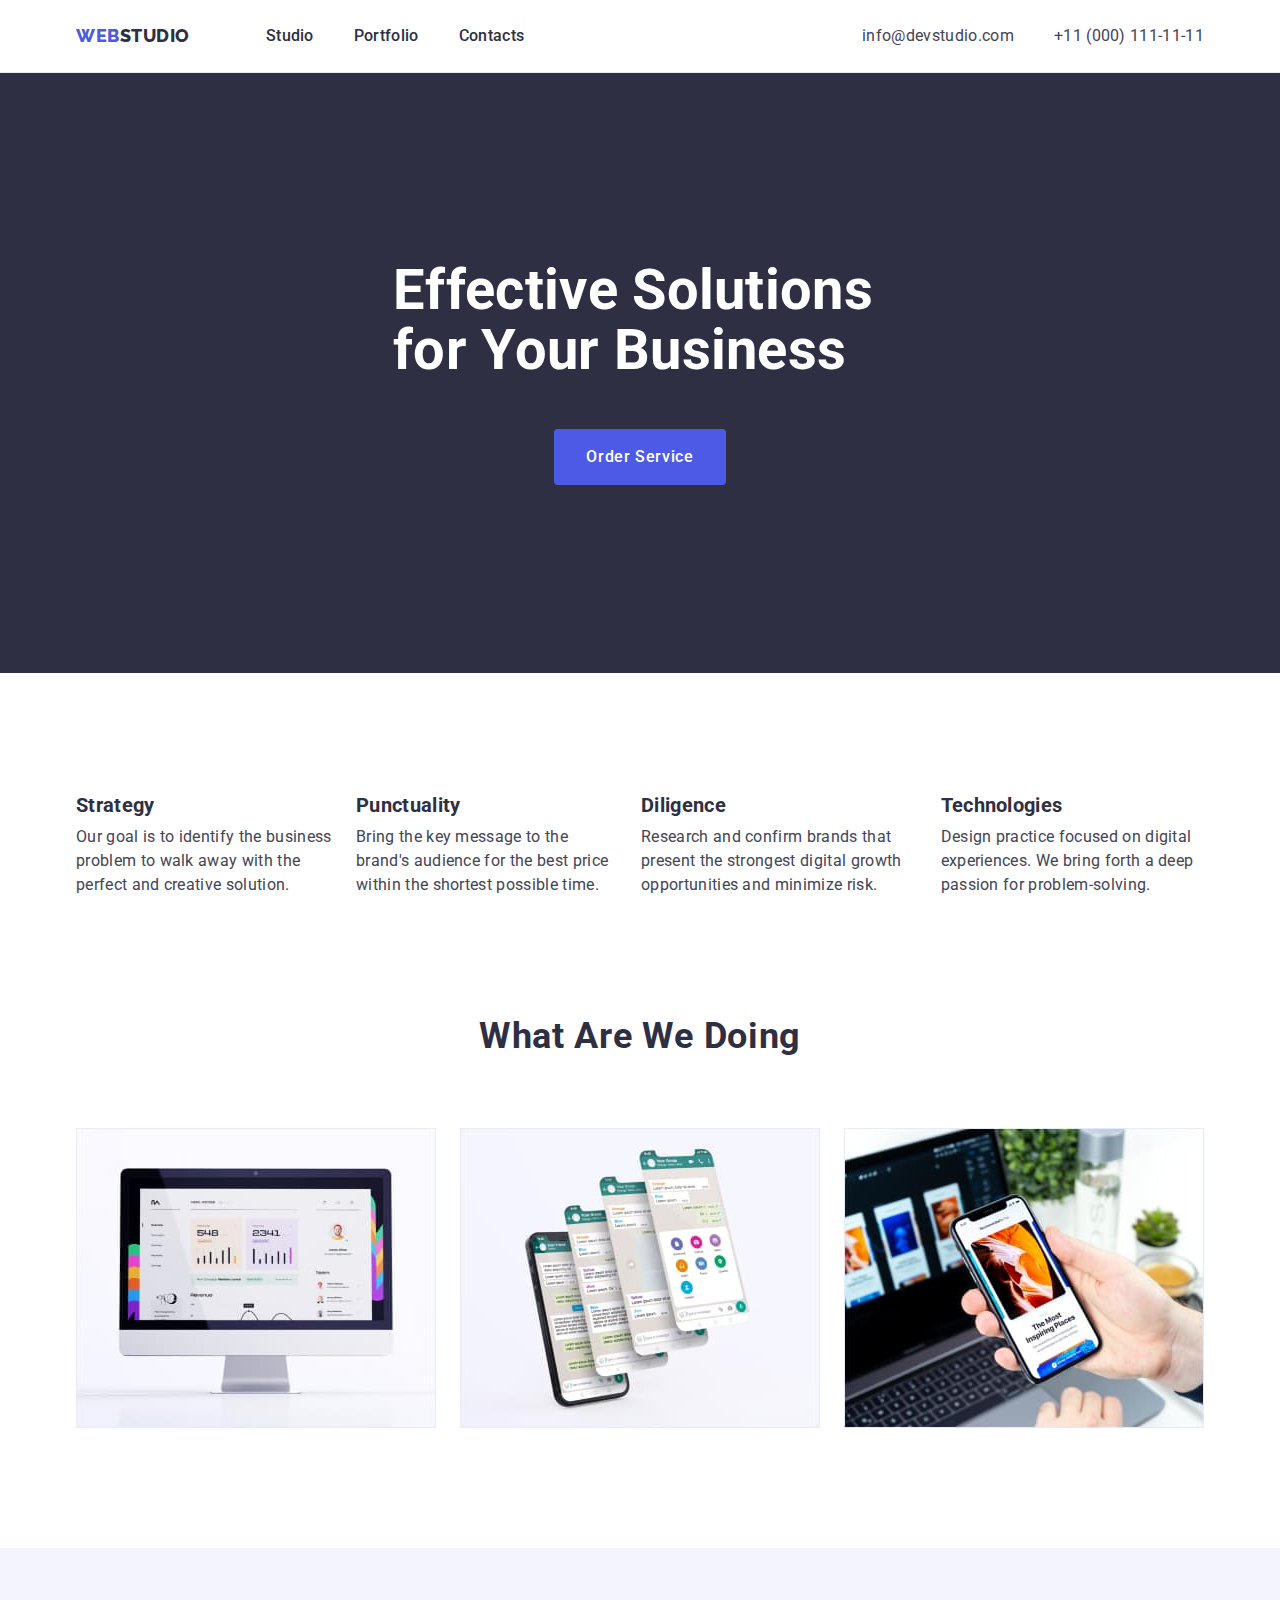
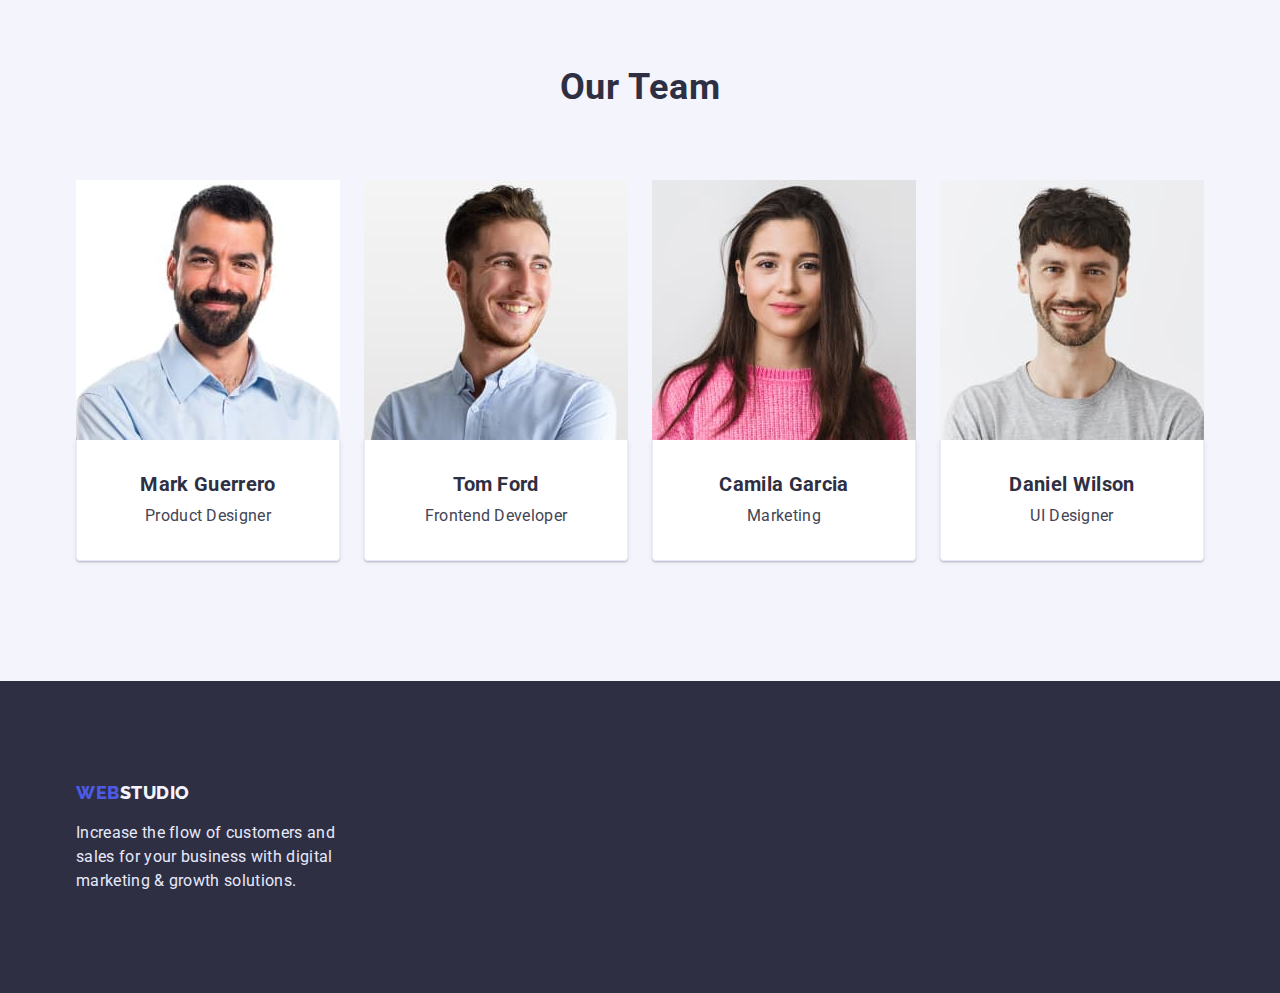
<file: index.html>
<!DOCTYPE html>
<html lang="en">
  <head>
    <meta charset="UTF-8" />
    <meta http-equiv="X-UA-Compatible" content="IE=edge" />
    <meta name="viewport" content="width=device-width, initial-scale=1.0" />
    <title>Studio</title>
    <link rel="preconnect" href="https://fonts.googleapis.com" />
    <link rel="preconnect" href="https://fonts.gstatic.com" crossorigin />
    <link
      href="https://fonts.googleapis.com/css2?family=Raleway:wght@800&family=Roboto:wght@400;500;700;900&display=swap"
      rel="stylesheet"
    />
    <link
      rel="stylesheet"
      href="https://cdn.jsdelivr.net/npm/modern-normalize@1.1.0/modern-normalize.min.css"
    />
    <link rel="stylesheet" href="./css/styles.css" />
  </head>
  <body>
    <!-----HEADER----->
    <header class="header">
      <div class="container page-header-container">
        <nav class="page-nav">
          <a href="#" class="logo link"
            ><span class="first-letter">Web</span>Studio</a
          >
          <ul class="menu list">
            <li class="menu-item">
              <a href="/index.html" class="menu-link link">Studio</a>
            </li>
            <li class="menu-item">
              <a href="./portfolio.html" class="menu-link link">Portfolio</a>
            </li>
            <li class="menu-item">
              <a href="#" class="menu-link link">Contacts</a>
            </li>
          </ul>
        </nav>
        <ul class="contacts list">
          <li class="contacts-mail">
            <a
              href="mailto:info@devstudio.com:"
              class="contacts-link link mail-link"
              >info@devstudio.com</a
            >
          </li>
          <li class="contacts-number">
            <a href="tel:+110001111111" class="contacts-link link"
              >+11 (000) 111-11-11</a
            >
          </li>
        </ul>
      </div>
    </header>
    <!-----/HEADER----->
    <main>
      <!------ HERO---- -->
      <section class="hero">
        <div class="container hero-container">
          <h1 class="hero-text">Effective Solutions for Your Business</h1>
          <button type="button" class="modal-button btn-styles">
            Order Service
          </button>
        </div>
      </section>
      <!------ /HERO---- -->
      <!------ FEATURES------>
      <section class="section features-section">
        <div class="container">
          <h2 class="plug">Features</h2>
          <ul class="list list-features">
            <li>
              <h3 class="title">Strategy</h3>
              <p class="description">
                Our goal is to identify the business problem to walk away with
                the perfect and creative solution.
              </p>
            </li>
            <li>
              <h3 class="title">Punctuality</h3>
              <p class="description">
                Bring the key message to the brand's audience for the best price
                within the shortest possible time.
              </p>
            </li>
            <li>
              <h3 class="title">Diligence</h3>
              <p class="description">
                Research and confirm brands that present the strongest digital
                growth opportunities and minimize risk.
              </p>
            </li>
            <li>
              <h2 class="title">Technologies</h2>
              <p class="description">
                Design practice focused on digital experiences. We bring forth a
                deep passion for problem-solving.
              </p>
            </li>
          </ul>
        </div>
      </section>
      <!------ /FEATURES------>
      <!------ABOUT-US------>
      <section class="section about-us-section">
        <div class="container">
          <h2 class="main-title">What are we doing</h2>
          <ul class="list about-us-list">
            <li>
              <img
                src="./img/about_us/img1.jpg"
                width="360"
                height="300"
                alt="computer"
              />
            </li>
            <li>
              <img
                src="./img/about_us/img2.jpg"
                width="360"
                height="300"
                alt="smartphone"
              />
            </li>
            <li>
              <img
                src="./img/about_us/img3.jpg"
                width="360"
                height="300"
                alt="gadgest"
              />
            </li>
          </ul>
        </div>
      </section>
      <!------/ABOUT-US------>
      <!------OUR-TEAM------>
      <section class="section our-team">
        <div class="container our-team-container">
          <h2 class="main-title">Our Team</h2>
          <ul class="list our-team-list">
            <li>
              <img
                src="./img/our_team/img1.jpg"
                width="264"
                height="260"
                alt="Mark Guerrero"
              />
              <div class="content-card">
                <h3 class="title">Mark Guerrero</h3>
                <p class="description">Product Designer</p>
              </div>
            </li>
            <li>
              <img
                src="./img/our_team/img2.jpg"
                width="264"
                height="260"
                alt="Tom Ford"
              />
              <div class="content-card">
                <h3 class="title">Tom Ford</h3>
                <p class="description">Frontend Developer</p>
              </div>
            </li>
            <li>
              <img
                src="./img/our_team/img3.jpg"
                width="264"
                height="260"
                alt="Camila Garcia"
              />
              <div class="content-card">
                <h3 class="title">Camila Garcia</h3>
                <p class="description">Marketing</p>
              </div>
            </li>
            <li>
              <img
                src="./img/our_team/img4.jpg"
                width="264"
                height="260"
                alt="Daniel Wilson"
              />
              <div class="content-card">
                <h3 class="title">Daniel Wilson</h3>
                <p class="description">UI Designer</p>
              </div>
            </li>
          </ul>
        </div>
      </section>
      <!------/OUR-TEAM------>
    </main>
    <!----- FOOTER------>
    <footer class="footer">
      <div class="container footer-conteiner">
        <a href="#" class="logo link logo-footer"
          ><span class="first-letter">Web</span
          ><span class="second-letter">Studio</span></a
        >
        <p class="footer-description">
          Increase the flow of customers and sales for your business with
          digital marketing & growth solutions.
        </p>
      </div>
    </footer>
    <!----- /FOOTER------>
  </body>
</html>
</file>
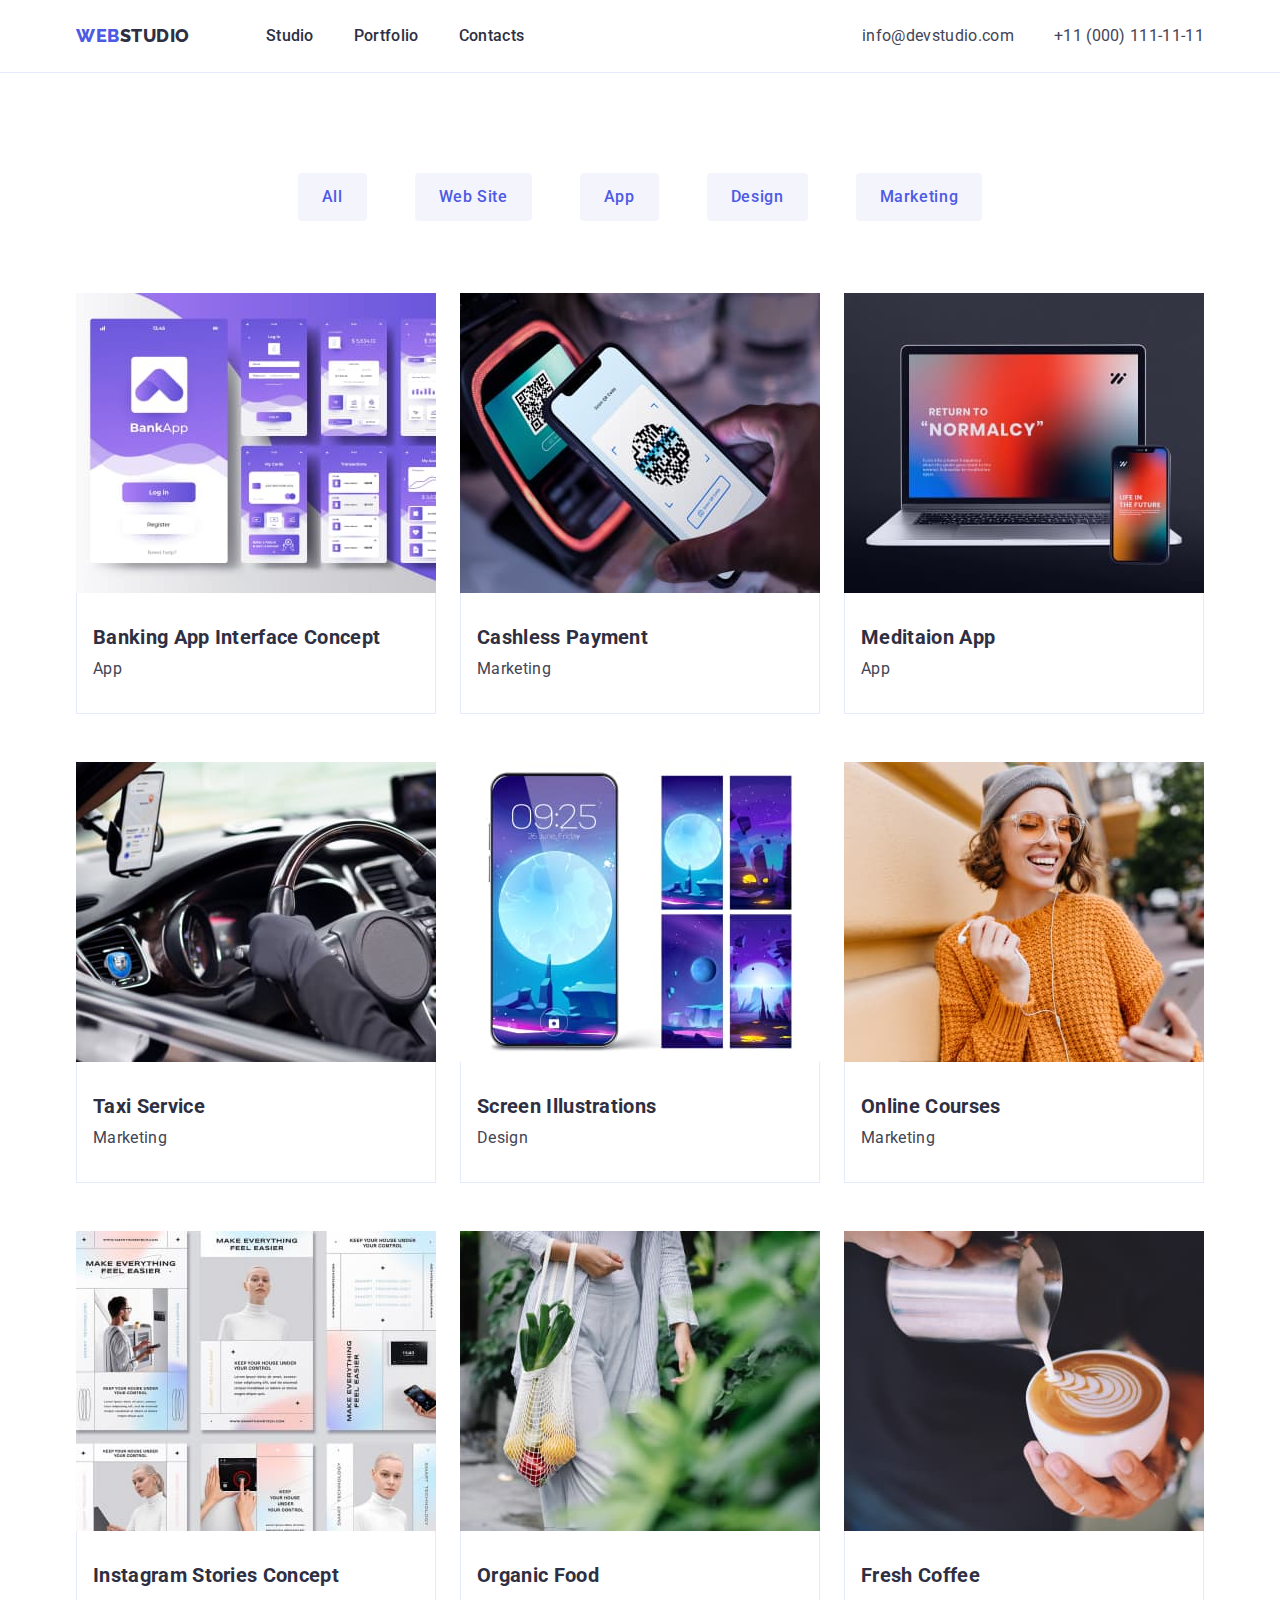
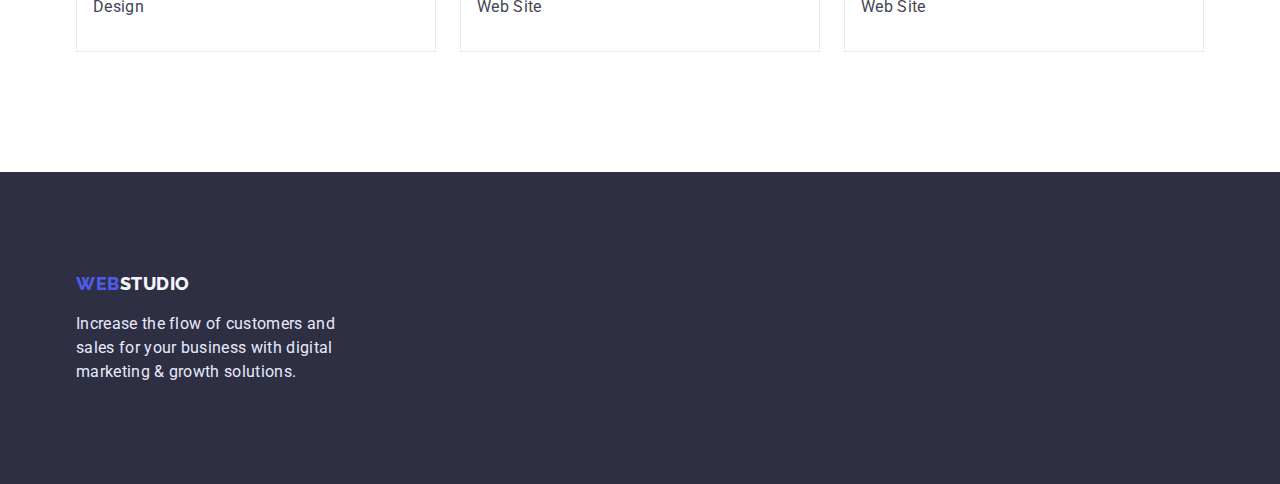
<file: portfolio.html>
<!DOCTYPE html>
<html lang="en">
  <head>
    <meta charset="UTF-8" />
    <meta http-equiv="X-UA-Compatible" content="IE=edge" />
    <meta name="viewport" content="width=device-width, initial-scale=1.0" />
    <title>Portfolio</title>
    <link rel="preconnect" href="https://fonts.googleapis.com" />
    <link rel="preconnect" href="https://fonts.gstatic.com" crossorigin />
    <link
      href="https://fonts.googleapis.com/css2?family=Raleway:wght@800&family=Roboto:wght@400;500;700;900&display=swap"
      rel="stylesheet"
    />
    <link
      rel="stylesheet"
      href="https://cdn.jsdelivr.net/npm/modern-normalize@1.1.0/modern-normalize.min.css"
    />
    <link rel="stylesheet" href="./css/styles.css" />
  </head>
  <body>
    <!-----HEADER----->
    <header class="header">
      <div class="container page-header-container">
        <nav class="page-nav">
          <a href="#" class="logo link"
            ><span class="first-letter">Web</span>Studio</a
          >
          <ul class="menu list">
            <li class="menu-item">
              <a href="index.html" class="menu-link link">Studio</a>
            </li>
            <li class="menu-item">
              <a href="./portfolio.html" class="menu-link link">Portfolio</a>
            </li>
            <li class="menu-item">
              <a href="#" class="menu-link link">Contacts</a>
            </li>
          </ul>
        </nav>
        <ul class="contacts list">
          <li class="contacts-mail">
            <a
              href="mailto:info@devstudio.com:"
              class="contacts-link link mail-link"
              >info@devstudio.com</a
            >
          </li>
          <li class="contacts-number">
            <a href="tel:+110001111111" class="contacts-link link"
              >+11 (000) 111-11-11</a
            >
          </li>
        </ul>
      </div>
    </header>
    <!-----/HEADER----->
    <main>
      <!------ PROJECT-CARD------>
      <section class="section portfolio">
        <div class="container">
          <div class="button-portfolio">
            <h1 class="plug">Card content</h1>
            <ul class="list button-portfolio-list">
              <li>
                <button type="button" class="buttons-navigate btn-styles">
                  All
                </button>
              </li>
              <li>
                <button type="button" class="buttons-navigate btn-styles">
                  Web Site
                </button>
              </li>
              <li>
                <button type="button" class="buttons-navigate btn-styles">
                  App
                </button>
              </li>
              <li>
                <button type="button" class="buttons-navigate btn-styles">
                  Design
                </button>
              </li>
              <li>
                <button type="button" class="buttons-navigate btn-styles">
                  Marketing
                </button>
              </li>
            </ul>
          </div>
          <div class="portfolio-card">
            <ul class="list portfolio-list-card">
              <li>
                <a href="#" class="link">
                  <img
                    src="./img/img-portfolio/img1.jpg"
                    width="360"
                    height="300"
                    alt="Banking App"
                  />
                  <div class="portfolio-card-text">
                    <h2 class="title">Banking App Interface Concept</h2>
                    <p class="description">App</p>
                  </div>
                </a>
              </li>
              <li>
                <a href="#" class="link">
                  <img
                    src="./img/img-portfolio/img2.jpg"
                    width="360"
                    height="300"
                    alt="Cashless Payment"
                  />
                  <div class="portfolio-card-text">
                    <h2 class="title">Cashless Payment</h2>
                    <p class="description">Marketing</p>
                  </div>
                </a>
              </li>
              <li>
                <a href="#" class="link">
                  <img
                    src="./img/img-portfolio/img3.jpg"
                    width="360"
                    height="300"
                    alt="Meditaion App"
                  />
                  <div class="portfolio-card-text">
                    <h2 class="title">Meditaion App</h2>
                    <p class="description">App</p>
                  </div>
                </a>
              </li>
              <li>
                <a href="#" class="link">
                  <img
                    src="./img/img-portfolio/img4.jpg"
                    width="360"
                    height="300"
                    alt="Taxi Service"
                  />
                  <div class="portfolio-card-text">
                    <h2 class="title">Taxi Service</h2>
                    <p class="description">Marketing</p>
                  </div>
                </a>
              </li>
              <li>
                <a href="#" class="link">
                  <img
                    src="./img/img-portfolio/img5.jpg"
                    width="360"
                    height="300"
                    alt="Screen Illustrations"
                  />
                  <div class="portfolio-card-text">
                    <h2 class="title">Screen Illustrations</h2>
                    <p class="description">Design</p>
                  </div>
                </a>
              </li>
              <li>
                <a href="#" class="link">
                  <img
                    src="./img/img-portfolio/img6.jpg"
                    width="360"
                    height="300"
                    alt="Online Courses"
                  />
                  <div class="portfolio-card-text">
                    <h2 class="title">Online Courses</h2>
                    <p class="description">Marketing</p>
                  </div>
                </a>
              </li>
              <li>
                <a href="#" class="link">
                  <img
                    src="./img/img-portfolio/img7.jpg"
                    width="360"
                    height="300"
                    alt="Instagram Stories Concept"
                  />
                  <div class="portfolio-card-text">
                    <h2 class="title">Instagram Stories Concept</h2>
                    <p class="description">Design</p>
                  </div>
                </a>
              </li>
              <li>
                <a href="#" class="link">
                  <img
                    src="./img/img-portfolio/img8.jpg"
                    width="360"
                    height="300"
                    alt="Organic Food"
                  />
                  <div class="portfolio-card-text">
                    <h2 class="title">Organic Food</h2>
                    <p class="description">Web Site</p>
                  </div>
                </a>
              </li>
              <li>
                <a href="#" class="link">
                  <img
                    src="./img/img-portfolio/img9.jpg"
                    width="360"
                    height="300"
                    alt="Fresh Coffee"
                  />
                  <div class="portfolio-card-text">
                    <h2 class="title">Fresh Coffee</h2>
                    <p class="description">Web Site</p>
                  </div>
                </a>
              </li>
            </ul>
          </div>
        </div>
      </section>
      <!------ /PROJECT-CARD------>
    </main>
    <!----- FOOTER------>
    <footer class="footer">
      <div class="container footer-conteiner">
        <a href="#" class="logo link logo-footer"
          ><span class="first-letter">Web</span
          ><span class="second-letter">Studio</span></a
        >
        <p class="footer-description">
          Increase the flow of customers and sales for your business with
          digital marketing & growth solutions.
        </p>
      </div>
    </footer>
    <!----- /FOOTER------>
  </body>
</html>
</file>
<file: css/styles.css>
:root {
  --primary-font: 'Roboto', sans-serif;
  --secondary-font: 'Raleway', sans-serif;
  --accent-color: #4d5ae5;
  --accent-background-color: #404bbf;
}
h1,
h2,
h3,
h4,
p {
  margin-top: 0;
  margin-bottom: 0;
}
ul,
ol {
  margin-top: 0;
  margin-bottom: 0;
  padding-left: 0;
}
img {
  display: block;
}
.list {
  list-style: none;
}
.link {
  text-decoration: none;
}

body {
  font-family: var(--primary-font);
  font-weight: 500;
  font-size: 16px;
  line-height: 1.5;
  letter-spacing: 0.02em;
  color: #2e2f42;
}
.container {
  width: 1158px;
  margin-left: auto;
  margin-right: auto;
  padding-left: 15px;
  padding-right: 15px;
}
.section {
  padding-top: 120px;
  padding-bottom: 120px;
}
/* <!---------HEADER---------> */
.first-letter {
  font-family: var(--secondary-font);
  font-weight: 800;
  font-size: 18px;
  line-height: 1.33;
  letter-spacing: 0.03em;
  color: var(--accent-color);
}
.logo {
  font-family: var(--secondary-font);
  font-weight: 800;
  font-size: 18px;
  line-height: 1.33;
  letter-spacing: 0.03em;
  text-transform: uppercase;
  color: #2e2f42;
  margin-right: 76px;
}
.menu-link {
  color: #2e2f42;
}
.menu-link:hover,
.menu-link:focus {
  color: var(--accent-color);
}
.contacts {
  font-weight: 400;
  color: #434455;
}
.contacts-link {
  color: #434455;
}
.contacts-link:hover,
.contacts-link:focus {
  color: var(--accent-color);
}
.header {
  border-bottom: 1px solid #e7e9fc;
}
.page-header-container {
  display: flex;
  align-items: center;
  justify-content: space-between;
}
.page-nav {
  display: flex;
  align-items: center;
}
.menu {
  display: flex;
  align-items: center;
}
.menu-item:not(:last-child) {
  margin-right: 40px;
}
.contacts {
  display: flex;
  align-items: center;
}
.contacts-mail {
  margin-left: auto;
  margin-right: 40px;
}
.header {
  padding-top: 24px;
  padding-bottom: 24px;
}
/* <!---------/HEADER---------> */
/* <!---------HERO---------> */
.hero {
  background: #2e2f42;
}
.hero-container {
  padding: 188px 15px;
  display: flex;
  flex-direction: column;
  justify-content: center;
  align-items: center;
}
.hero-text {
  font-weight: 700;
  font-size: 56px;
  line-height: 1.07;
  color: #ffffff;
  margin-bottom: 48px;
  width: 494px;
}
/* <!---------/HERO---------> */
/* <!---------FEATURES---------> */

.list-features {
  display: flex;
  gap: 24px;
}
/* <!---------/FEATURES---------> */

/* <!---------ABOUT-US--------> */
.about-us-section {
  padding-top: 0px;
}
.about-us-list {
  display: flex;
  flex-wrap: wrap;
  gap: 24px;
}
/* <!---------/ABOUT-US---------> */

/* <!---------OUR-TEAM---------> */
.our-team {
  background: #f4f4fd;
}
.our-team-container {
  padding-top: 0px;
}
.our-team-list {
  display: flex;
  flex-wrap: wrap;
  gap: 24px;
}
.content-card {
  background: #ffffff;
  border: 1px solid #e7e9fc;
  border-radius: 0px 0px 4px 4px;
  border-top: none;
  box-shadow: 0px 1px 6px rgba(46, 47, 66, 0.08),
    0px 1px 1px rgba(46, 47, 66, 0.16), 0px 2px 1px rgba(46, 47, 66, 0.08);
  text-align: center;
  padding: 32px 16px;
}
/* <!---------/OUR-TEAM---------> */

/* <!---------COMPONENTS---------> */

.btn-styles {
  font-family: var(--primary-font);
  font-weight: 500;
  font-size: 16px;
  line-height: 1.5;
  letter-spacing: 0.04em;
  cursor: pointer;
  border: none;
  color: #4d5ae5;
}
.modal-button {
  padding: 16px 32px;
  color: #ffffff;
  background: #4d5ae5;
  border-radius: 4px;
}
.modal-button:hover,
.modal-button:focus {
  background: var(--accent-background-color);
}
.buttons-navigate {
  background: #f4f4fd;
  padding: 12px 24px;
  border-radius: 4px;
}
.buttons-navigate:hover,
.buttons-navigate:focus {
  background: var(--accent-background-color);
  color: #ffffff;
}
.title {
  font-size: 20px;
  line-height: 1.2;
  color: #2e2f42;
  margin-bottom: 8px;
}
.main-title {
  font-family: var(--primary-font);
  font-weight: 700;
  font-size: 36px;
  line-height: 1.1;
  letter-spacing: 0.02em;
  text-transform: capitalize;
  color: #2e2f42;
  margin-bottom: 72px;
  text-align: center;
}
.description {
  font-weight: 400;
  color: #434455;
}

/* <!---------/COMPONENTS---------> */
.plug {
  display: none;
}

/* <!--------- FOOTER---------> */
.footer {
  background: #2e2f42;
  padding-top: 100px;
  padding-bottom: 100px;
}
.footer-description {
  width: 264px;
  font-family: var(--primary-font);
  font-weight: 400;
  font-size: 16px;
  line-height: 1.5;
  letter-spacing: 0.02em;
  color: #e7e9fc;
}
.second-letter {
  font-family: var(--secondary-font);
  font-weight: 800;
  font-size: 18px;
  line-height: 1.2;
  letter-spacing: 0.03em;
  text-transform: uppercase;
  color: #f4f4fd;
}
.logo-footer {
  display: block;
  margin-bottom: 16px;
}
/* <!--------- /FOOTER---------> */
.portfolio {
  padding-top: 100px;
}
.portfolio-card-text {
  background: #ffffff;
  border: 1px solid #e7e9fc;
  border-top: none;
  padding-left: 16px;
  padding-bottom: 32px;
  padding-top: 32px;
}
.button-portfolio {
  margin-bottom: 72px;
}
.button-portfolio-list {
  display: flex;
  justify-content: center;
  gap: 48px;
}
.portfolio-list-card {
  display: flex;
  flex-wrap: wrap;
  column-gap: 24px;
  row-gap: 48px;
}
</file>
